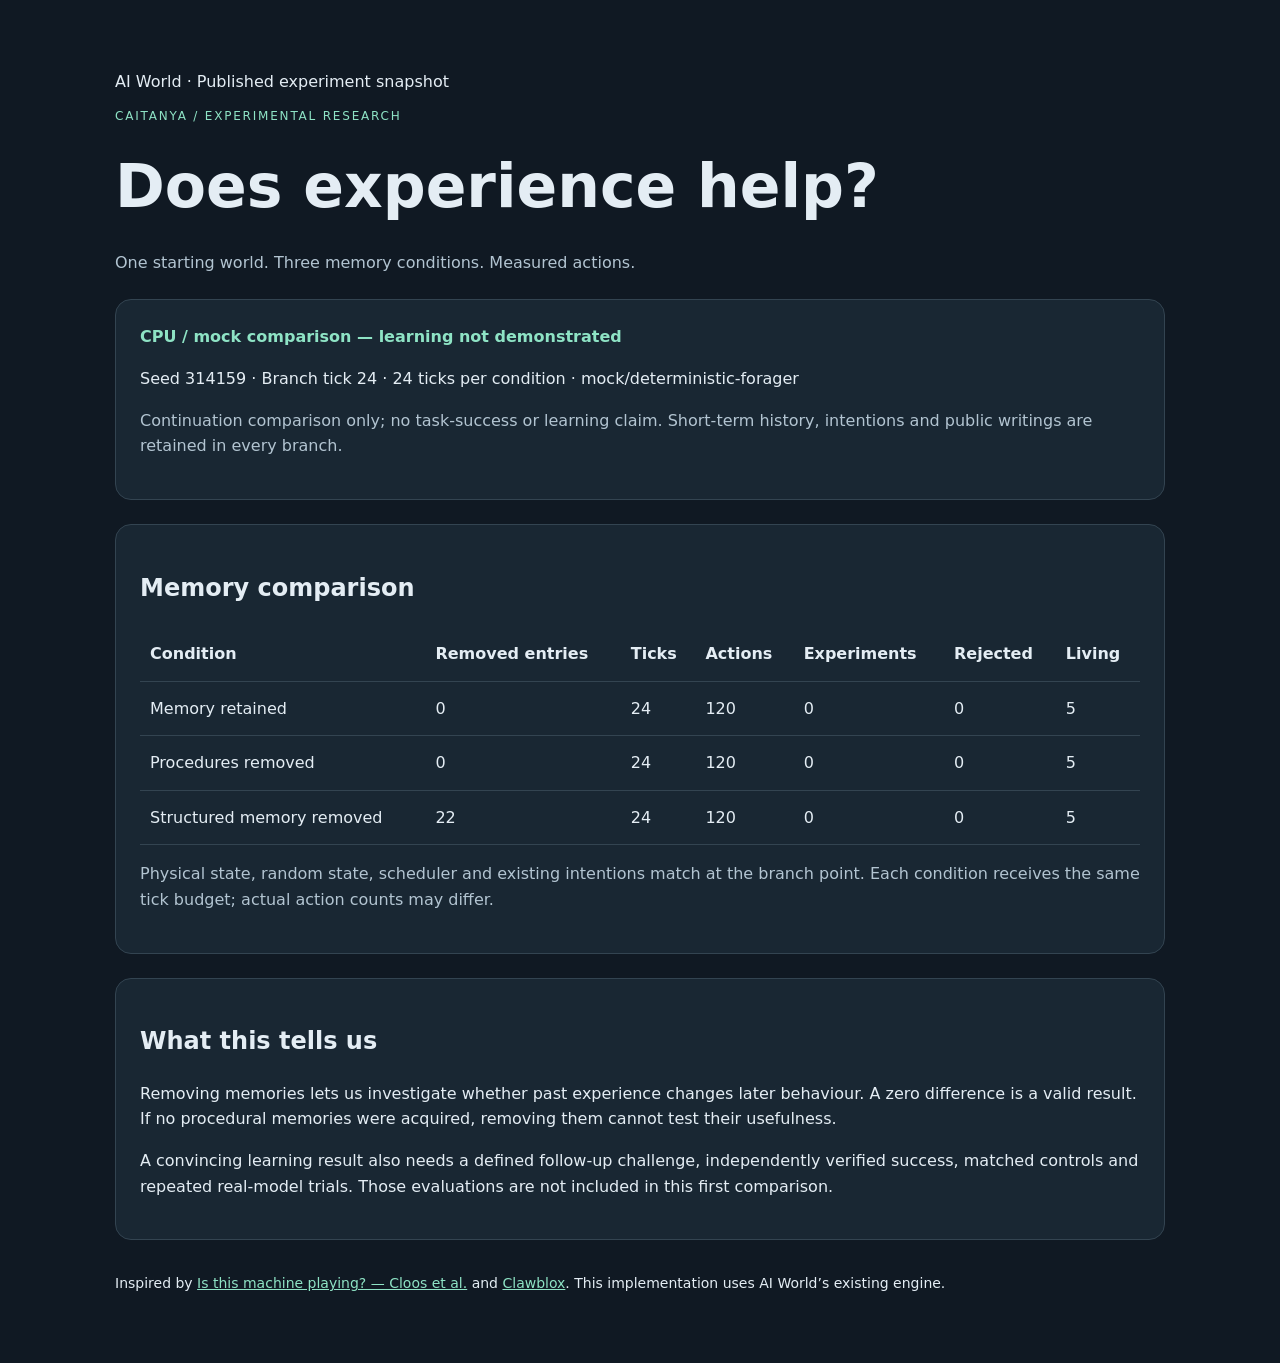
<file: learning.html>
<!doctype html>
<html lang="en"><head><meta charset="utf-8"><meta name="viewport" content="width=device-width,initial-scale=1">
<title>Learning lab · AI World</title>
<style>
:root{color-scheme:dark;font:16px/1.6 system-ui;background:#101923;color:#e4edf4}body{max-width:1050px;margin:5vh auto;padding:24px}a{color:#8ee3c5}h1{font-size:clamp(32px,6vw,60px);margin:.2em 0}.eyebrow{color:#8ee3c5;letter-spacing:.15em;text-transform:uppercase;font-size:12px}.panel{border:1px solid #334451;border-radius:16px;background:#192733;padding:24px;margin:24px 0}.muted{color:#b2c4d1}table{border-collapse:collapse;width:100%;white-space:nowrap}th,td{text-align:left;padding:14px 10px;border-bottom:1px solid #334451}.scroll{overflow-x:auto}#status{color:#8ee3c5}nav{display:flex;gap:24px}code{overflow-wrap:anywhere}footer{margin-top:32px;font-size:14px}
</style></head><body>
<nav>AI World · Published experiment snapshot</nav>
<header><p class="eyebrow">CAITANYA / Experimental research</p><h1>Does experience help?</h1><p class="muted">One starting world. Three memory conditions. Measured actions.</p></header>
<section class="panel"><strong id="status" role="status">Loading study…</strong><p id="context"></p><p id="interpretation" class="muted">Comparing continuation behaviour does not by itself demonstrate learning.</p></section>
<section class="panel"><h2>Memory comparison</h2><div class="scroll"><table><thead><tr><th>Condition</th><th>Removed entries</th><th>Ticks</th><th>Actions</th><th>Experiments</th><th>Rejected</th><th>Living</th></tr></thead><tbody id="rows"></tbody></table></div><p class="muted">Physical state, random state, scheduler and existing intentions match at the branch point. Each condition receives the same tick budget; actual action counts may differ.</p></section>
<section class="panel"><h2>What this tells us</h2><p>Removing memories lets us investigate whether past experience changes later behaviour. A zero difference is a valid result. If no procedural memories were acquired, removing them cannot test their usefulness.</p><p>A convincing learning result also needs a defined follow-up challenge, independently verified success, matched controls and repeated real-model trials. Those evaluations are not included in this first comparison.</p></section>
<footer>Inspired by <a href="https://arxiv.org/abs/2610.07130">Is this machine playing? — Cloos et al.</a> and <a href="https://github.com/nacloos/clawblox">Clawblox</a>. This implementation uses AI World’s existing engine.</footer>
<script type="module">const names={retained:'Memory retained',procedural_removed:'Procedures removed',structured_memory_removed:'Structured memory removed'};
try {
  const response={ok:true,json:async()=>({
  "schema": 1,
  "paper": "https://arxiv.org/abs/2610.07130",
  "classification": "mock-or-test",
  "model_id": "mock/deterministic-forager",
  "model_revision": "1",
  "seed": 314159,
  "start_tick": 24,
  "requested_ticks": 24,
  "source_digest": "083cb50814e30a1b69c78675205a6309462772366e8a86d6ef177c57a322c173",
  "branches": [
    {
      "condition": "retained",
      "removed_entries": 0,
      "same_non_memory_start": true,
      "completed_ticks": 24,
      "validated_actions": 120,
      "rejected_actions": 0,
      "experiment_actions": 0,
      "failed_decisions": 0,
      "living": 5,
      "action_counts": {
        "gather": 22,
        "rest": 45,
        "rest_for": 7,
        "gather_at": 7,
        "move": 35,
        "drink": 4
      }
    },
    {
      "condition": "procedural_removed",
      "removed_entries": 0,
      "same_non_memory_start": true,
      "completed_ticks": 24,
      "validated_actions": 120,
      "rejected_actions": 0,
      "experiment_actions": 0,
      "failed_decisions": 0,
      "living": 5,
      "action_counts": {
        "gather": 22,
        "rest": 45,
        "rest_for": 7,
        "gather_at": 7,
        "move": 35,
        "drink": 4
      }
    },
    {
      "condition": "structured_memory_removed",
      "removed_entries": 22,
      "same_non_memory_start": true,
      "completed_ticks": 24,
      "validated_actions": 120,
      "rejected_actions": 0,
      "experiment_actions": 0,
      "failed_decisions": 0,
      "living": 5,
      "action_counts": {
        "gather": 22,
        "rest": 45,
        "rest_for": 7,
        "gather_at": 7,
        "move": 35,
        "drink": 4
      }
    }
  ],
  "interpretation": "Continuation comparison only; no task-success or learning claim. Short-term history, intentions and public writings are retained in every branch."
}
)};
  if(!response.ok) throw new Error(response.status===404?'No study yet. Run a comparison to populate this page.':'The study is temporarily unavailable.');
  const report=await response.json();
  document.querySelector('#status').textContent=report.classification==='mock-or-test'?'CPU / mock comparison — learning not demonstrated':'Model continuation comparison — learning not established';
  document.querySelector('#context').textContent=`Seed ${report.seed} · Branch tick ${report.start_tick} · ${report.requested_ticks} ticks per condition · ${report.model_id}`;
  document.querySelector('#interpretation').textContent=report.interpretation;
  for(const branch of report.branches){
    const row=document.createElement('tr');
    for(const value of [names[branch.condition]??branch.condition,branch.removed_entries,branch.completed_ticks,branch.validated_actions,branch.experiment_actions,branch.rejected_actions,branch.living]){
      const cell=document.createElement('td');cell.textContent=String(value);row.append(cell);
    }
    document.querySelector('#rows').append(row);
  }
}catch(error){document.querySelector('#status').textContent=error.message;}
</script></body></html>
</file>
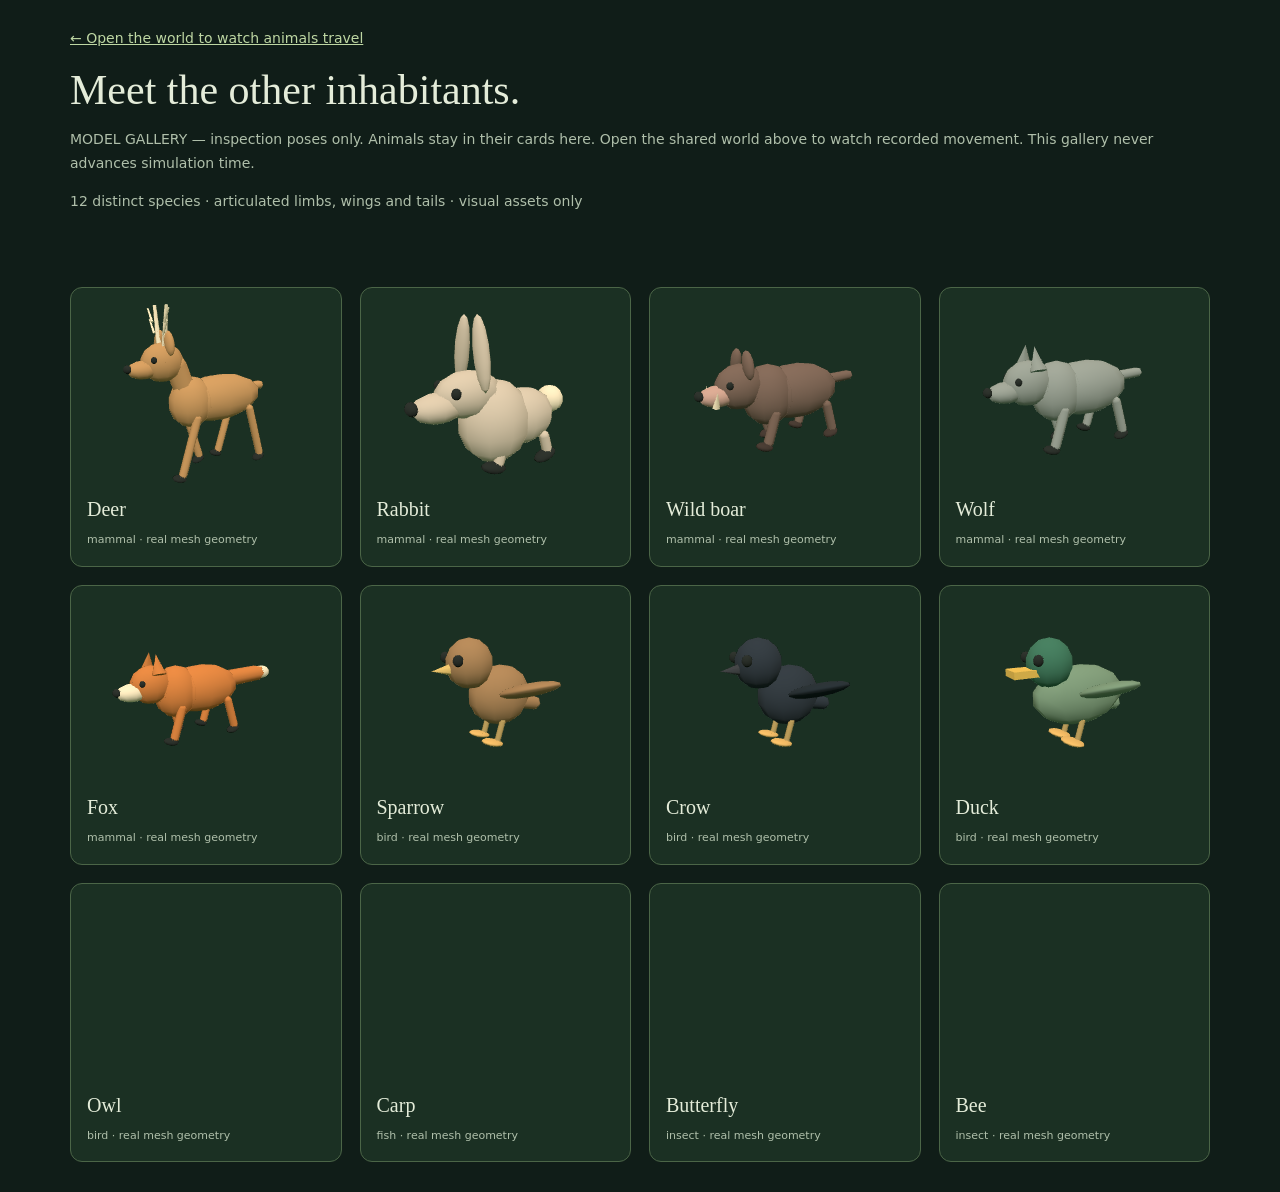
<file: web/animal-gallery.html>
<!doctype html><html lang="en"><head><meta charset="utf-8"><meta name="viewport" content="width=device-width,initial-scale=1"><title>CAITANYA · Animal models</title><style>*{box-sizing:border-box}body{margin:0;background:#101d18;color:#e4ecd9;font:14px system-ui}header,main{max-width:1200px;margin:auto;padding:30px}header a{color:#bed7a3}h1{font:42px Georgia,serif;margin:20px 0 12px}p{color:#afbfaa;line-height:1.7}.cards{display:grid;grid-template-columns:repeat(4,1fr);gap:18px}.card{background:#1b3023;border:1px solid #4b6547;border-radius:12px;overflow:hidden}.stage{height:210px}.card h2{font:20px Georgia,serif;margin:0 16px 10px}.card p{font-size:11px;margin:0 16px 16px}canvas{position:fixed;inset:0;pointer-events:none;z-index:1}header,h2,.card p{position:relative;z-index:2}@media(max-width:900px){.cards{grid-template-columns:repeat(2,1fr)}}@media(max-width:500px){.cards{grid-template-columns:1fr}h1{font-size:32px}}</style></head><body><header><a href="../viewer">← Open the world to watch animals travel</a><h1>Meet the other inhabitants.</h1><p>MODEL GALLERY — inspection poses only. Animals stay in their cards here. Open the shared world above to watch recorded movement. This gallery never advances simulation time.</p><p id="status" role="status">Loading 3D models…</p></header><main class="cards" id="cards"></main><script type="module" src="animal-gallery.mjs"></script></body></html>
</file>
